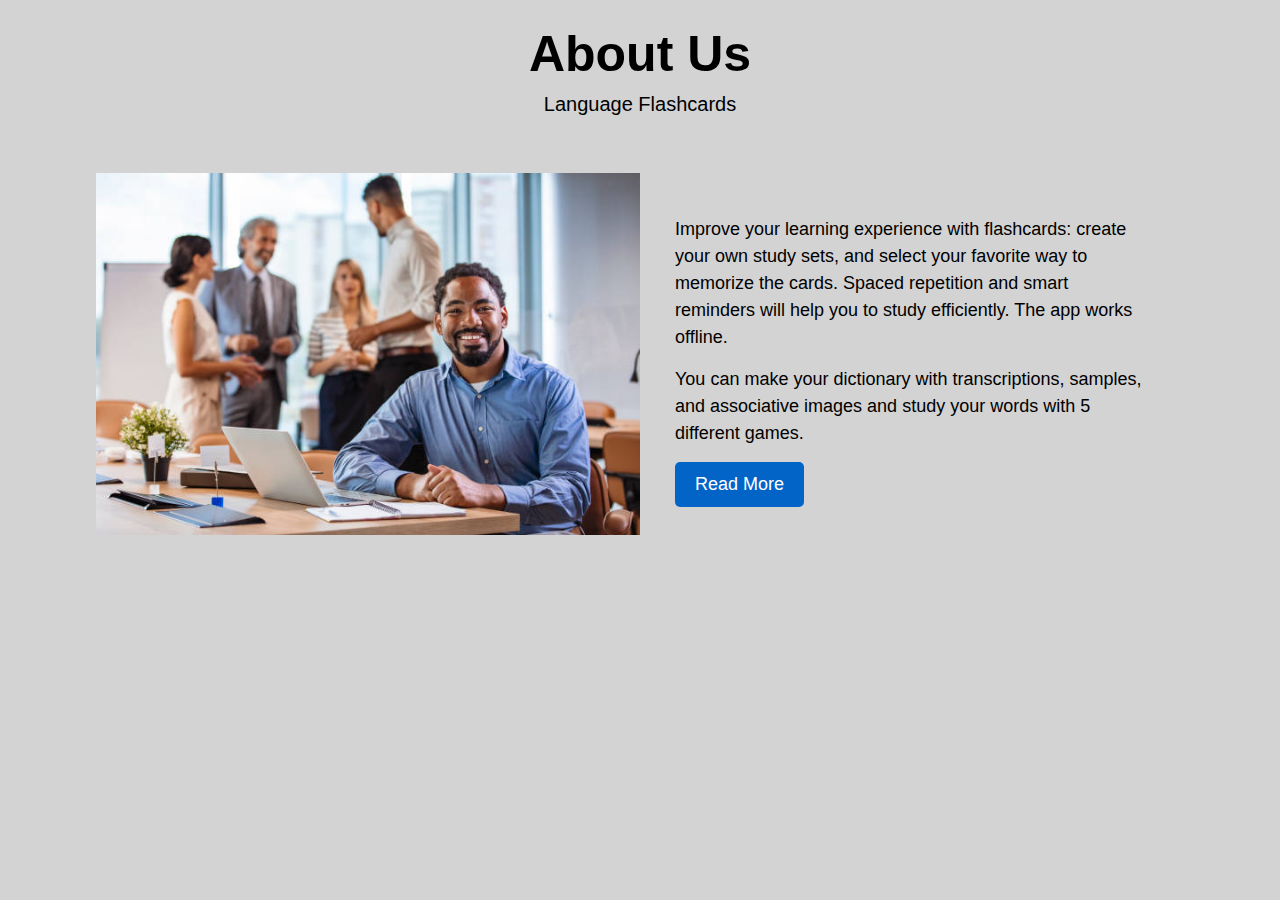
<file: aboutus.html>
<!DOCTYPE html>
<html>
<head>
    <title>About Us</title>
    <meta charset="utf-8">
    <meta name="viewport" content="width=device-width", initial-scale="1.0">
    <link rel="stylesheet" type="text/css" href="abc.css" media="all">
</head>

<div  class="heading">
    <h1> About Us</h1>
    <p>Language Flashcards</p>
</div>
<section class="about-us">
    <img src="about us photo.jpg">
    <div class="content">
        <!--<h2>Lorem ipsum dolor sit amet consectetur adipisicing elit. </h2>-->
        <p>Improve your learning experience with flashcards: create your own study sets, and select your favorite way to memorize the cards. Spaced repetition and smart reminders will help you to study efficiently. The app works offline.</p>

        <p>You can make your dictionary with transcriptions, samples, and associative images and study your words with 5 different games.</p>
            
        
        <button class="read-more-btn">Read More</button>
    </div>
</section>




</html>
</file>
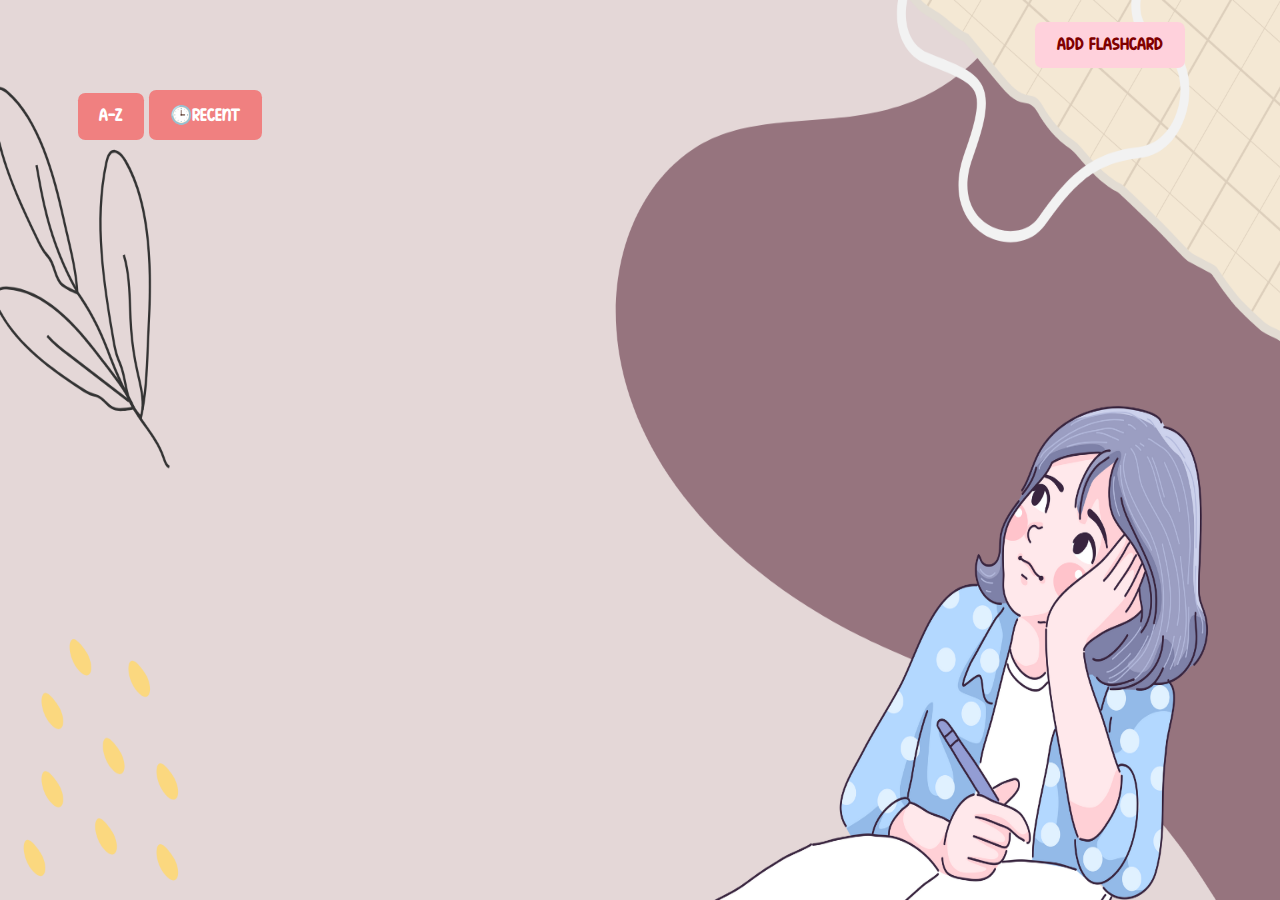
<file: flashcard.html>
<!DOCTYPE html>
<html lang="en">
<head>
  <meta name="viewport" content="width=device-width, initial-scale=1.0" />
  <title>Flashcard App</title>
  <!-- Font Awesome Icons -->
  <link rel="stylesheet" href="https://cdnjs.cloudflare.com/ajax/libs/font-awesome/6.1.2/css/all.min.css" />
  <!-- Google Fonts -->
  <link href="https://fonts.googleapis.com/css2?family=Poppins:wght@400;500;600&display=swap" rel="stylesheet" />
  <!-- Stylesheet -->
  <link rel="stylesheet" href="flashcard.css" />
</head>
<body>
  <div class="container">
    <div class="add-flashcard-con">
      <button id="add-flashcard">Add Flashcard</button>
       <!-- Add the rearrange button -->
    </div>
    <div class="rearrange">
      <button id="rearrange-button">A-Z</button>
      <button id="rearrange-by-time-button">🕒Recent</button>
    </div>
    
      
    
    <!-- Display Card of Question And Answers Here -->
    <div id="card-con">
      <div class="card-list-container"></div>
    </div>
  </div>

  <!-- Input form for users to fill question and answer -->
  <div class="question-container hide" id="add-question-card">
    <h2>Add Flashcard</h2>
    <div class="wrapper">
      <!-- Error message -->
      <div class="error-con">
        <span class="hide" id="error">Input fields cannot be empty!</span>
      </div>
      <!-- Close Button -->
      <i class="fa-solid fa-xmark" id="close-btn"></i>
    </div>

    <label for="question">Word:</label>
    <textarea class="input" id="question" placeholder="Type the question here..." rows="2"></textarea>
    <label for="answer">Meaning:</label>
    <textarea class="input" id="answer" rows="4" placeholder="Type the answer here..."></textarea>
    <button id="save-btn">Save</button>
  </div>
  <p></p>
  
  <!-- Script -->
  <script src="try.js"></script>
</body>
</html>
</file>
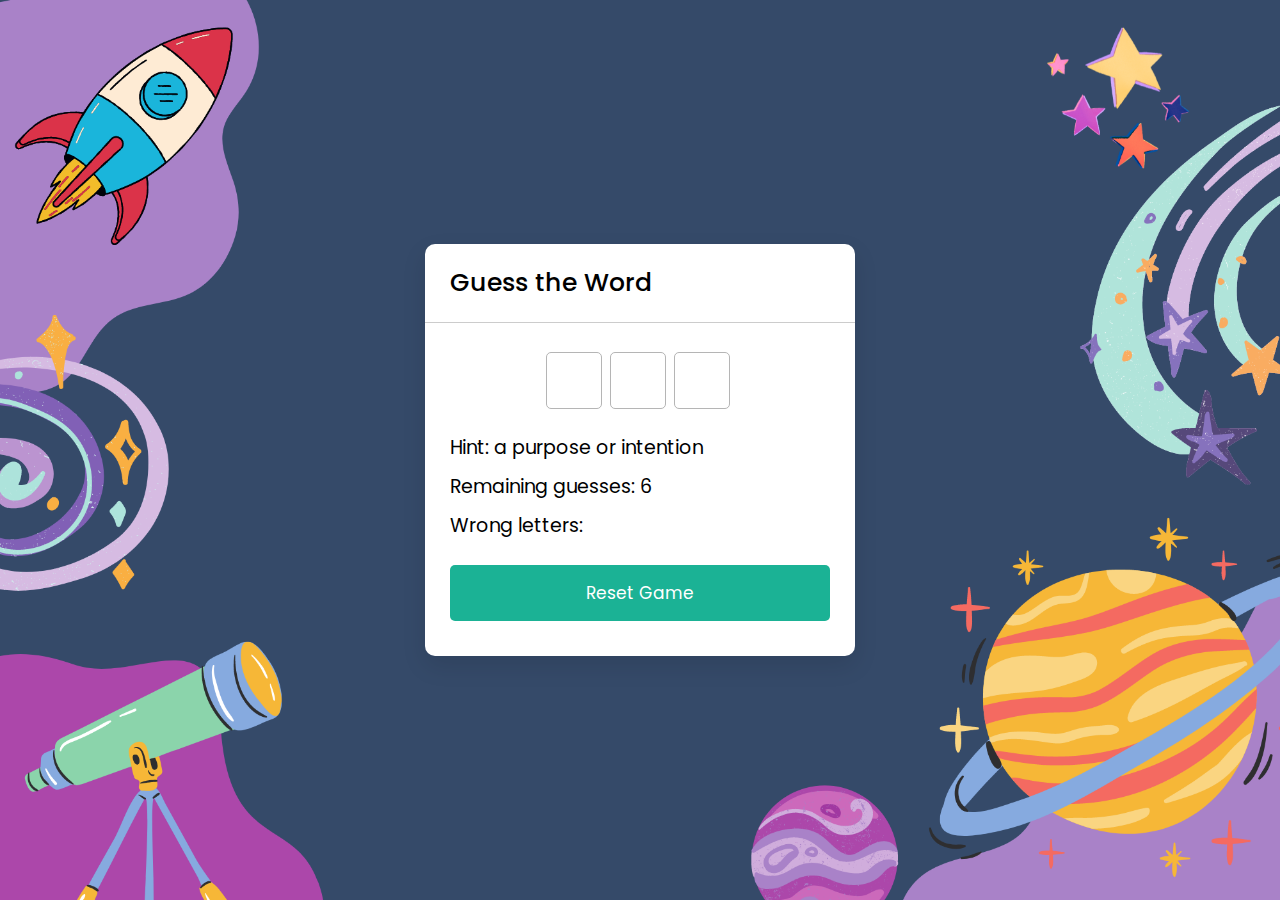
<file: guessword.html>
<!DOCTYPE html>

<html lang="en" dir="ltr">
  <head>
    <meta charset="utf-8">
    <title>Word Guessing Game JavaScript | CodingNepal</title>
    <link rel="stylesheet" href="guess.css">
    <meta name="viewport" content="width=device-width, initial-scale=1.0">
  </head>
  <body>
    <div class="wrapper">
      <h1>Guess the Word</h1>
      <div class="content">
        <input type="text" class="typing-input" maxlength="1">
        <div class="inputs"></div>
        <div class="details">
          <p class="hint">Hint: <span></span></p>
          <p class="guess-left">Remaining guesses: <span></span></p>
          <p class="wrong-letter">Wrong letters: <span></span></p>
        </div>
        <button class="reset-btn">Reset Game</button>
      </div>
    </div>

    <script src="word.js"></script>
    <script src="guess.js"></script>

  </body>
</html>
</file>
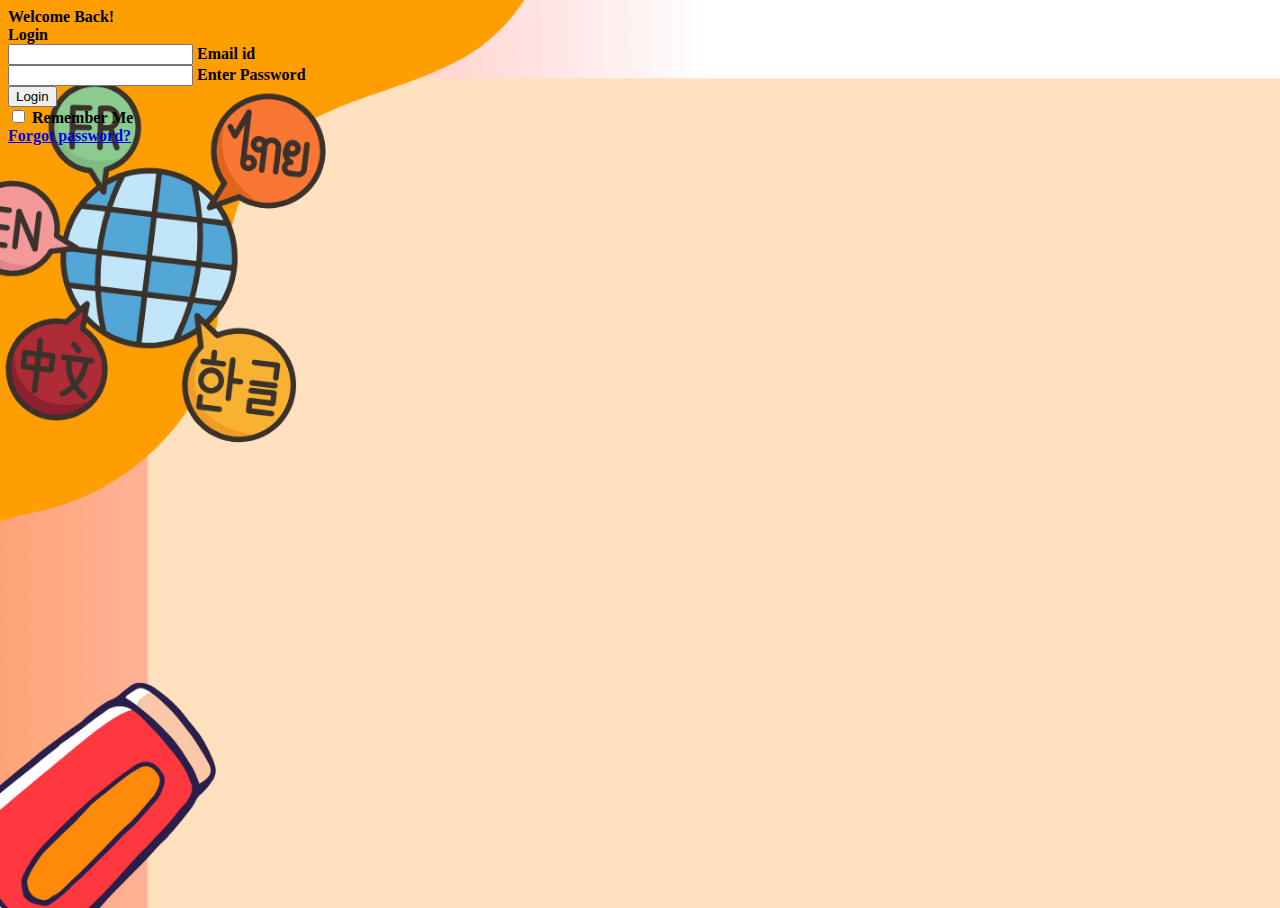
<file: login-index.html>
<!DOCTYPE html>
<html>
<head>
    <meta charset="UTF-8">
    <meta name="viewport" content="width=device-width, initial-scale=1.0">
    <link rel="stylesheet" href="style.css">
    <link href="https://cdn.jsdelivr.net/npm/bootstrap@5.0.2/dist/css/bootstrap.min.css" rel="stylesheet" integrity="sha384-EVSTQN3/azprG1Anm3QDgpJLIm9Nao0Yz1ztcQTwFspd3yD65VohhpuuCOmLASjC" crossorigin="anonymous">
    <title>Login</title>
</head>
<body>
  <div class="wrapper">
    <div class="container main">
        <div class="row">

          <div class="col-md-6 right">
                
            <div class="input-box">
               
               <header>Welcome Back! <br>
            Login
               </header>
                
               <div class="input-field">
                    <input type="email" class="input" id="email" required="">
                    <label for="pass">Email id</label>
                </div> 
                <div class="input-field">
                    <input type="text" class="input" id="password" required="" autocomplete="off">
                    <label for="password">Enter Password</label> 
                </div>
                
               <div class="input-field">
                    <input type="submit" class="submit" value="Login">
               </div> 

               

               <div class="bottom">
                <div class="left">
                    <input type="checkbox"  id="check">
                    <label for="check"> Remember Me</label>
                </div>
                <div class="right">
                    <label><a href="#">Forgot password?</a></label>
                </div>
            </div>
               
            </div>  
        </div>
            <div class="col-md-6 side-image">
                       
                <!-------------      image     ------------->
            
                
                
            </div>

            
        </div>
    </div>
</div>
</body>
</html>
</file>
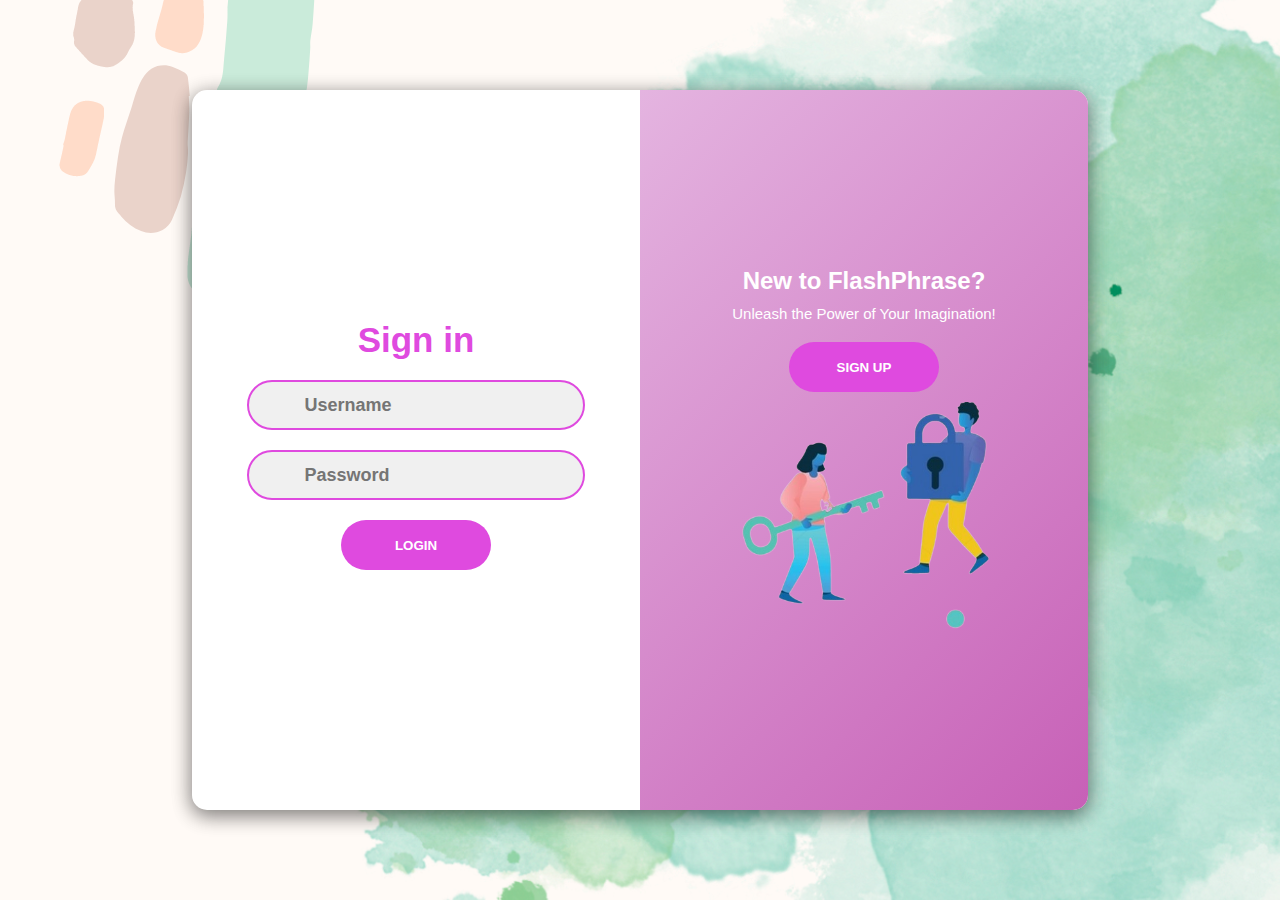
<file: signup.html>
<!DOCTYPE html>
<html lang="en">
<head>
    <meta charset="UTF-8">
    <meta http-equiv="X-UA-Compatible" content="IE=edge">
    <meta name="viewport" content="width=device-width, initial-scale=1.0">
    <link rel="stylesheet" href="https://pro.fontawesome.com/releases/v5.10.0/css/all.css" integrity="sha384-AYmEC3Yw5cVb3ZcuHtOA93w35dYTsvhLPVnYs9eStHfGJvOvKxVfELGroGkvsg+p" crossorigin="anonymous" />
    <link rel="stylesheet" href="sign.css">
    <title>signin-signup</title>
</head>
<body>
    <div class="container">
        <div class="panels-container">
            <div class="panel left-panel">
                <div class="content">
                    <h3>Member of FlashPhrase?</h3>
                    <p>Welcome Where Every Visitor Is Valued and Every Moment is Memorable!</p>
                    <button class="btn transparent" id="sign-in-btn">Sign in</button>
                </div>
                <img src="images/photo-removebg-preview.png" alt="" class="image">
            </div>
            <div class="panel right-panel">
                <div class="content">
                    <h3>New to FlashPhrase?</h3>
                    <p>Unleash the Power of Your Imagination!</p>
                    <button class="btn transparent" id="sign-up-btn">Sign up</button>
                </div>
                <img src="images/sign-up_photo-removebg-preview.png" alt="" class="image">
            </div>
        </div>

        <div class="signin-signup">
            <form action="#" class="sign-in-form">
                <h2 class="title">Sign in</h2>
                <div class="input-field">
                    <i class="fas fa-user"></i>
                    <input type="text" placeholder="Username" required>
                </div>
                <div class="input-field">
                    <i class="fas fa-lock"></i>
                    <input type="password" placeholder="Password" required>
                </div>
                <input type="submit" value="Login" class="btn solid">
                <p class="account-text">Don't have an account? <a href="#" class="sign-up-btn">Sign up</a></p>
            </form>

            <form action="#" class="sign-up-form">
                <h2 class="title">Sign up</h2>
                <div class="input-field">
                    <i class="fas fa-user"></i>
                    <input type="text" placeholder="Username" required>
                </div>
                <div class="input-field">
                    <i class="fas fa-envelope"></i>
                    <input type="email" placeholder="Email" required>
                </div>
                <div class="input-field">
                    <i class="fas fa-lock"></i>
                    <input type="password" placeholder="Password" required>
                </div>
                <input type="submit" value="Sign up" class="btn solid">
                <p class="social-text">Or Sign in with social platform</p> 
                <div class="social-media">
                    <a href="#" class="social-icon">
                        <i class="fab fa-facebook"></i>
                    </a>
                    <a href="#" class="social-icon">
                        <i class="fab fa-twitter"></i>
                    </a>
                    <a href="#" class="social-icon">
                        <i class="fab fa-google"></i>
                    </a>
                    <a href="#" class="social-icon">
                        <i class="fab fa-linkedin-in"></i>
                    </a>
                </div>
                <p class="account-text">Already have an account? <a href="#" class="sign-in-btn">Sign in</a></p>
            </form>
        </div>
    </div>
    <script src="app.js"></script>
</body>
</html>
</file>
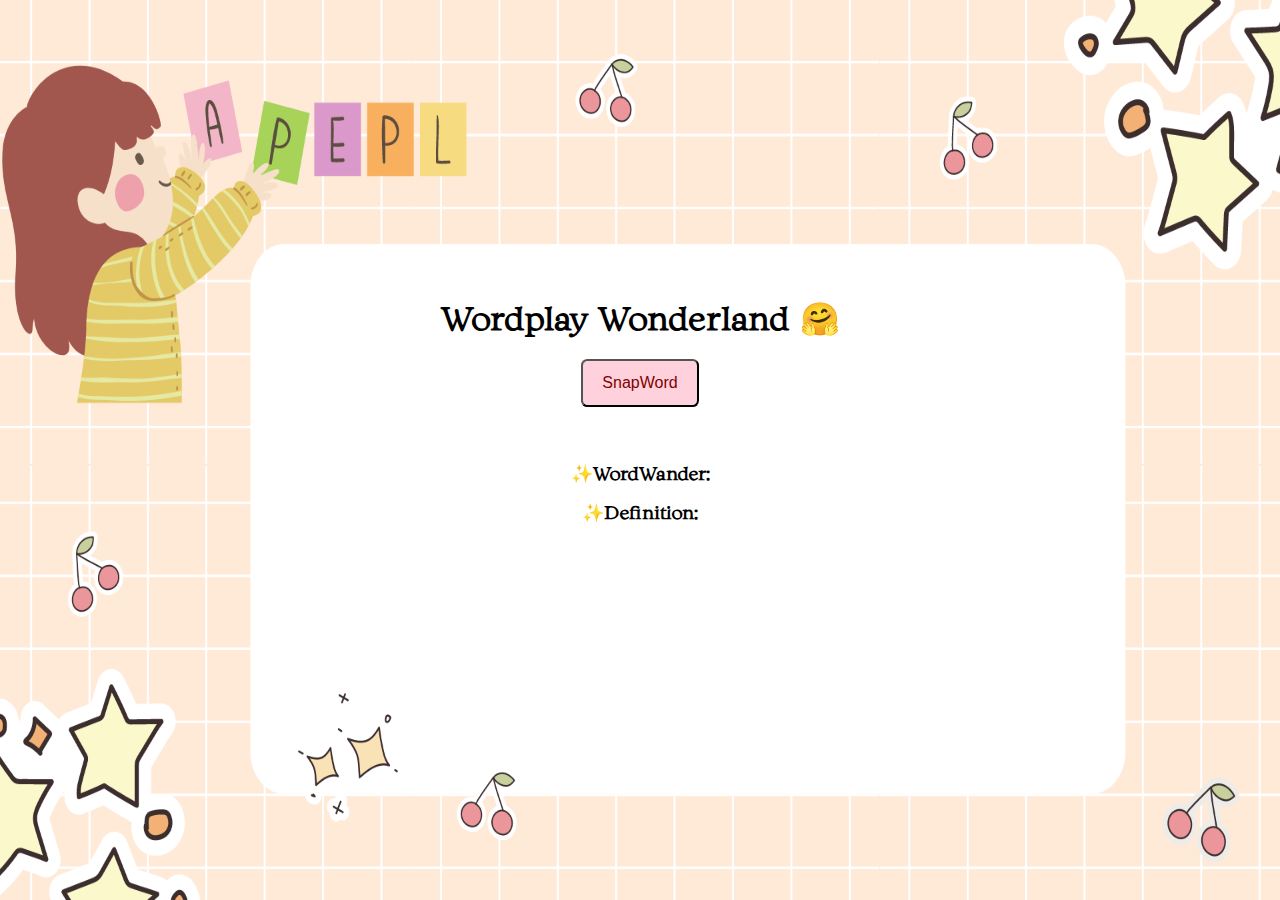
<file: try.html>
<!DOCTYPE html>
<html lang="en">
<head>
<meta charset="UTF-8">
<meta name="viewport" content="width=device-width, initial-scale=1.0">
<title>Random Word Fetcher</title>
<style>
    @font-face {
        font-family: 'myfont';
        src: url('/tritfont/trifont/Champagne\ Design\ -\ Tritone\ Regular.otf');
    }
    body{
        background-image: url(images/temp2.png);
        background-repeat: no-repeat;
        background-size: 100% 100vh;
        font-family: 'myfont';
        font-weight: bolder;
        
    }
    .box{
        margin-top: 300px;
        display:list-item;
       
    }
    .box p{
        max-width: 400px;
        font-size: large;
    }

    button{
    font-size: 1em;
    background-color: #FFD1DC;
    color:  #800000;
    padding: 0.8em 1.2em;
    font-weight: 500;
    border-radius: 0.4em;
        
    }
    @media screen and (max-width: 800px) {
    .box {
        margin-top: 700;
         
    }
    .box p{
        max-width: 400px;
    }
}

@media screen and (max-width: 450px) {
    body{
        background-image: url('images/Beige\ Brown\ Minimal\ Organic\ Creative\ Project\ Presentation.png');

    }
    .box {
        margin-top: 200px; 
        font-size:1rem;
    }
    button {
        font-size: 0.8em; 
        padding: 0.6em 1em; 
    }
}
</style>
<script>
    function fetchRandomWord() {
        fetch('https://random-word-api.herokuapp.com/word')
            .then(response => response.json())
            .then(data => {
                const randomWord = data[0];
                fetch(`https://api.dictionaryapi.dev/api/v2/entries/en/${randomWord}`)
                    .then(response => response.json())
                    .then(data => {
                        // Assuming the API returns a definition object
                        const definition = data[0].meanings[0].definitions[0].definition;
                        document.getElementById('random-word').innerText = randomWord;
                        document.getElementById('definition').innerText = definition;
                    })
                    .catch(error => {
                        console.error('Error fetching definition:', error);
                    });
            })
            .catch(error => {
                console.error('Error fetching random word:', error);
            });
    }
</script>
</head>
<body>
    <center><div class="box">
    <h1>Wordplay Wonderland 🤗</h1>
   <div class="gener">
    <button onclick="fetchRandomWord()">SnapWord</button>
   </div>
 <br><br>
    <p>✨WordWander: <span id="random-word"></span></p>
    <p>✨Definition: <span id="definition"></span></p>
</div>
</center>
</body>
</html>
</file>
<file: abc.css>
*{
    margin: 0px;
    padding: 0px;
    box-sizing: border-box;
    font-family: sans-serif;
}
body{
    background-color: lightgrey;
}
.heading{
    text-align: center;
    margin-top: 25px;
} 
.heading h1{
   font-size: 50px;
   color: black;
   margin-bottom: 10px; 
}
.heading p{
    font-size: 20px;
    color: black;
    margin-bottom: 50px; 
}
.about-us{
    display: flex;
    align-items: center;
    width: 85%;
    margin: auto;
}
.about-us img{
    flex: 0 50%;
    max-width: 50%;
    height: auto;
}
.content{
    padding: 35px;
}
.content h2{
    color: black;
    font-size: 24px;
    margin: 15px 0px;
}
.content p{
    color: black;
    font-size: 18px;
    line-height: 1.5;
    margin: 15px 0px;
}
.read-more-btn{
    display: inline-block;
    color: white;
    background-color: #0364c8;
    border: none;
    border-radius: 5px;
    padding: 12px 20px;
    font-size: 18px;
    cursor: pointer;
}
.read-more-btn":hover{
    background-color: blue;
}
@media(max-width: 768px){
    .about-us{
        flex-direction: column;
    }
    .about-us img{
        flex: 0 100%;
       max-width: 100%; 
    }
    .content{
        flex: 0 100%;
        max-width: 100%;
        padding: 15px;
    }
}
</file>
<file: flashcard.css>
@font-face {
  font-family: 'newfont';
  src: url('/sunday-morning/Sunday\ Morning.otf');
}

@font-face {
  font-family: 'showstyle';
  src: url('/TextFonts.net_hammerhead-typeface-industrial-condensed-font/Hammerhead/');
}


body{
    background-image: url(images/flashcardbg.png);
    background-size:100% 100vh;
    background-repeat:no-repeat;
   
}

* {
    padding: 0;
    margin: 0;
    box-sizing: border-box;
    font-family: "newfont", sans-serif;
    font-size:large;
  }
  
  .container {
    width: 90vw;
    max-width: 62.5em;
    position: relative;
    margin: auto;
    
  }
  .add-flashcard-con {
    display: flex;
    justify-content: flex-end;
    padding: 1.2em 1em;
  }
  button {
    border: none;
    outline: none;
    cursor: pointer;
  }
  .add-flashcard-con button {
    font-size: 1em;
    background-color: #FFD1DC;
    color:  #800000;
    padding: 0.8em 1.2em;
    font-weight: 500;
    border-radius: 0.4em;
  }
  .rearrange button{
    display:inline-flexbox;
    font-size: 1em;
    background-color: #F08080;
    color: #ffffff;
    padding: 0.8em 1.2em;
    font-weight: 500;
    border-radius: 0.4em;
    }
   
    .bytime button{
      font-size: 1em;
     display: flex;
    background-color:blue;
    color: #ffffff;
    padding: 0.8em 1.2em;
    font-weight: 500;
    border-radius: 0.4em;

    }
  #card-con {
    margin-top: 1em;
  }
  .question-container {
    width: 90vw;
    max-width: 34em;
    display: flex;
    flex-direction: column;
    justify-content: center;
    background-image: url(images/back.png);
    background-size:100% 100%;
    background-repeat: no-repeat;
    position: absolute;
    transform: translate(-50%, -50%);
    top: 50%;
    left: 50%;
    padding: 3em 2em;
    border-radius: 0.6em;
    box-shadow: 0 1em 2em rgba(28, 0, 80, 0.1);
  }
  .question-container h2 {
    font-size: 2.2em;
    color: #363d55;
    font-weight: 600;
    text-align: center;
    margin-bottom: 2em;
  }
  .wrapper {
    display: grid;
    grid-template-columns: 11fr 1fr;
    gap: 1em;
    margin-bottom: 1em;
  }
  .error-con {
    align-self: center;
  }
  #error {
    color: #ff5353;
    font-weight: 400;
  }
  .fa-xmark {
    font-size: 1.4em;
    background-color: #587ef4;
    height: 1.8em;
    width: 1.8em;
    display: grid;
    place-items: center;
    color: #ffffff;
    border-radius: 50%;
    cursor: pointer;
    justify-self: flex-end;
  }
  label {
    color: #363d55;
    font-weight: 600;
    margin-bottom: 0.3em;
  }
  textarea {
    width: 100%;
    padding: 0.7em 0.5em;
    border: 1px solid #d0d0d0;
    outline: none;
    color: #414a67;
    border-radius: 0.3em;
    resize: none;
  }
  textarea:not(:last-child) {
    margin-bottom: 1.2em;
  }
  textarea:focus {
    border-color: #363d55;
  }
  #save-btn {
    font-size: 1em;
    background-color: #587ef4;
    color: #ffffff;
    padding: 0.6em 0;
    border-radius: 0.3em;
    font-weight: 600;
  }
  .card-list-container {
    display: grid;
    padding: 0.2em;
    gap: 1.5em;
    grid-template-columns: 1fr 1fr 1fr;
  }
  .card {
    background-image: url(images/White\ Illustrative\ Creative\ Literature\ Project\ Presentation.png);
    background-size:cover ;
    background-repeat: no-repeat;
    box-shadow: 0 0.4em 1.2em rgba(28, 0, 80, 0.08);
    padding: 1.2em;
    border-radius: 0.4em;
  }
  
  .question-div,
  .answer-div {
    text-align: center;
  }
  .question-div {
    margin-top: 1.5em;
    margin-bottom: 0.5em;
    font-weight: 500;
    color: #363d55;
  }
  .answer-div {
    margin-top: 1em;
    font-weight: 400;
    color: #414a67;
  }
  .show-hide-btn {
    display: block;
    font-family: 'showstyle';
    background-color: #96a7da;
    color: #ffffff;
    text-decoration: none;
    text-align: center;
    padding: 0.6em 0;
    border-radius: 0.8em;
  }
  .buttons-con {
    display: flex;
    justify-content: flex-end;
  }
  .edit,
  .delete {
    background-color: transparent;
    padding: 0.5em;
    font-size: 1.2em;
  }
  .edit {
    color: #587ef4;
  }
  .delete {
    color: #ff5353;
  }
  .hide {
    display: none;
  }
  @media screen and (max-width: 800px) {
    .card-list-container {
      grid-template-columns: 1fr 1fr;
      gap: 0.8em;
    }
  }
  @media screen and (max-width: 450px) {
    body {
      font-size: 14px;
    }
    .card-list-container {
      grid-template-columns: 1fr;
      gap: 1.2em;
    }
  }
</file>
<file: guess.css>
/* Import Google font - Poppins */
@import url('https://fonts.googleapis.com/css2?family=Poppins:wght@400;500;600&display=swap');
*{
  margin: 0;
  padding: 0;
  box-sizing: border-box;
  font-family: 'Poppins', sans-serif;
}
body{
  display: flex;
  padding: 0 10px;
  min-height: 100vh;
  align-items: center;
  justify-content: center;
  background-image: url(images/set2.png);
  background-size:cover;
}
.wrapper{
  width: 430px;
  background: #fff;
  border-radius: 10px;
  box-shadow: 0 10px 25px rgba(0,0,0,0.1);
}
.wrapper h1{
  font-size: 25px;
  font-weight: 500;
  padding: 20px 25px;
  border-bottom: 1px solid #ccc;
}
.wrapper .content{
  margin: 25px 25px 35px;
}
.content .inputs{
  display: flex;
  flex-wrap: wrap;
  justify-content: center;
}
.inputs input{
  height: 57px;
  width: 56px;
  margin: 4px;
  font-size: 24px;
  font-weight: 500;
  color: #1ba98c;
  text-align: center;
  border-radius: 5px;
  background: none;
  pointer-events: none;
  text-transform: uppercase;
  border: 1px solid #B5B5B5;
}
.typing-input {
  opacity: 0;
  z-index: -999;
  position: absolute;
  pointer-events: none;
}
.inputs input:first-child{
  margin-left: 0px;
}
.content .details{
  margin: 20px 0 25px;
}
.details p{
  font-size: 19px;
  margin-bottom: 10px;
}
.content .reset-btn{
  width: 100%;
  border: none;
  cursor: pointer;
  color: #fff;
  outline: none;
  padding: 15px 0;
  font-size: 17px;
  border-radius: 5px;
  background: #1BB295;
  transition: all 0.3s ease;
}
.content .reset-btn:hover{
  background: #18a589;
}

@media screen and (max-width: 460px) {
  .wrapper {
    width: 100%;
  }
  .wrapper h1{
    font-size: 22px;
    padding: 16px 20px;
  }
  .wrapper .content{
    margin: 25px 20px 35px;
  }
  .inputs input{
    height: 51px;
    width: 50px;
    margin: 3px;
    font-size: 22px;
  }
  .details p{
    font-size: 17px;
  }
  .content .reset-btn{
    padding: 14px 0;
    font-size: 16px;
  }
}
</file>
<file: style.css>
.madimi-one-regular {
	font-family: "Madimi One", sans-serif;
	font-weight: 400;
	font-style: normal;
  }
.acme-regular {
	font-family: "Acme", sans-serif;
	font-weight: 400;
	font-style: normal;
  }
  
  
html, body, #home {
	height: 100%;
	overflow-x: hidden;
}

body {
	background: url(images/check.png);
	background-attachment: fixed;
	font-family:"Madimi One";
	letter-spacing:3%;
	font-size:medium;
	font-weight: bold;
    background-repeat:no-repeat;
    background-size:200vh;
}


nav.navbar-transparent {
	padding: 15px 0px;
	background: rgba(0,0,0,0.6);
	font-family: Cambria, Cochin, Georgia, Times, 'Times New Roman', serif;
}

.navbar-light .navbar-nav .nav-link {
	color: #FCCFCE;
}

.navbar-light .navbar-nav .nav-link:hover {
	color: #9bf0e1;
}

.navbar-light .navbar-toggler {
    color:#DF6077;
    border-color:#DF6077;
}

.divider {
	width: 1px;
	background: white;
	margin: 12px 15px;
}


.cover {
	text-align: center;
}

.btn-custom {
	color: white;
	border-radius: 500px;
	-webkit-border-radius: 500px;
    -moz-border-radius: 500px;
    text-transform: uppercase;
    transition: background 0.4s, color 0.4s;
    padding: 10px 20px;
}

.btn-purple {
	background:#DF6077;
}

.btn-purple:hover {
	background:lightpink;
	color: purple;
}

.btn-white {
	border: 2px solid white;
}

.btn-white:hover {
	background-color: white;
	color: black;
}

.carousel-control-next, .carousel-control-prev {
	width: 5%;
}


.box {
	padding-top: 20px;
	padding-bottom: 20px;
	font-family:'Segoe UI', Tahoma, Geneva, Verdana, sans-serif;
}

#services {
	background:#FFE5B4;
}

#features {
	color: #DF6077;
    font-size: 20px;
    font-weight: bolder;
}

#services h2, h3 {
	color:#1F2833;
}

#features h2 {
	color: white;
}

#features h3 {
	color: #9bf0e1;
}

.albums {
	padding: 10px 0;
}

 #user .container {
	padding-top:2px;
	width: 100%;
	min-height: 100vh;
	background:none;
	display:flex;
	align-items: center;
	flex-wrap: wrap;
	gap: 25px;
	
  }
  
  .drop {
	font-family:Cambria, Cochin, Georgia, Times, 'Times New Roman', serif;
	position: relative;
	width: 350px;
	height: 350px;
	display: flex;
	justify-content: center;
	align-items: center;
	box-shadow: inset 20px 20px 20px rgba(0, 0, 0, 0.05),
	  25px 35px 20px rgba(0, 0, 0, 0.05),
	  25px 30px 30px rgba(0, 0, 0, 0.05),
	  inset -20px -20px 25px rgba(255, 255, 255, 0.9);
	transition: 0.5s ease-in-out;
  }
  
  .drop:nth-child(1) {
	border-radius: 49% 51% 70% 30% / 30% 30% 70% 70%;
  }
  
  .drop:nth-child(2) {
	border-radius: 49% 51% 41% 59% / 52% 30% 70% 48%;
  }
  
  .drop:nth-child(3) {
	border-radius: 76% 24% 40% 60% / 40% 69% 31% 60%;
  }
  
  .drop:hover {
	border-radius: 50%;
  }
  
  .drop::before {
	content: '';
	position: absolute;
	top: 60px;
	left: 85px;
	width: 35px;
	height: 35px;
	background: #fff;
	border-radius: 50%;
	opacity: 0.5;
  }
  
  .drop::after {
	content: '';
	position: absolute;
	top: 100px;
	left: 110px;
	width: 15px;
	height: 15px;
	background: #fff;
	border-radius: 50%;
	opacity: 0.7;
  }
  
  .drop .content {
	display: flex;
	flex-direction: column;
	justify-content: center;
	align-items: center;
	gap: 25px;
	text-align: center;
	padding-inline: 50px;
  }
  
  .drop .content h2 {
	position: relative;
	width: 80px;
	height: 80px;
	
	border-radius: 50%;
	
	display: flex;
	justify-content: center;
	align-items: center;
	font-size: 2rem;
	color: var(--color);
  }
  
  .drop .content a {
	position: relative;
	padding: 10px 25px;
	background: var(--color);
	color: #fff;
	border-radius: 25px;
	font-weight: 500;
	text-decoration: none;
	text-shadow: 0 2px 2px rgba(0, 0, 0, 0.25);
	opacity: 0.75;
	transition: 0.5s;
  }
  
  .drop .content a:hover {
	cursor: pointer;
	opacity: 1;
  }
  .drop .content a::before {
	content: '';
	position: absolute;
	top: 5px;
	left: 50%;
	transform: translateX(-50%);
	width: 25%;
	height: 5px;
	background: rgba(255, 255, 255, 0.5);
	border-radius: 5px;
	transition: 0.5s;
  }
  .drop .content a:hover::before {
	transform: translateX(-50%) translateY(28px);
	width: 65%;
  }
  span.emoji {
	font-size: 80px;
	vertical-align: middle;
	line-height: 2; 
  }
  

/* Footer
-----------------------------*/
footer {
	background: #000;
	padding: 50px 0px 20px 0px;
	position: relative;
}

footer h4 {
	color: #919496;
	font-size: 0.8em;
	text-transform: uppercase;
}

footer .navbar-nav a {
	color: white;
	font-size: 0.8em;
}

footer .navbar-nav a:hover {
	color: #9bf0e1;
	text-decoration: none;
}

footer ul {
	list-style: none;
}

footer ul li {
	float: right;
	margin: 0 5px;
}

/* Typography
-----------------------------*/
h1 {
	font-weight: 900;
	letter-spacing: -0.05em;
	margin-bottom: 50px;
	color:black;
}

h2 {
	font-size: 3em;
	font-weight: 700;
	letter-spacing: -0.04em;
}

h3 {
	font-size: 2em;
	font-weight: 700;
	letter-spacing: -0.04em;
}

/* Extra small devices (portrait phones, less than 576px)*/
@media (max-width: 575.98px) {
	body{
		background-image: url(images/Beige\ Brown\ Minimal\ Organic\ Creative\ Project\ Presentation.png);
	}
	.container .box{
		display:list-item;
	}
	.btn-custom {
		margin: 10px 15px;
		font-size: 1em;
	}
}

/* Small devices (landscape phones, 576px and up) */
@media (min-width: 576px) and (max-width: 767.98px) {
	h1 {
		font-size: 3em;
	}
	.btn-custom {
		margin: 10px 15px;
	}
}

/* Medium devices (tablets, 768px and up)*/
@media (min-width: 768px) and (max-width: 991.98px) {
	h1 {
		font-size: 4em;
	}
}

/* Large devices (desktops, 992px and up)*/
@media (min-width: 992px) and (max-width: 1199.98px) {
	h1 {
		font-size: 5em;
	}
}

/* Extra large devices (large desktops, 1200px and up)*/
@media (min-width: 1200px) {
	h1 {
		font-size: 6em;
	}
}
</file>
<file: sign.css>
* {
    margin: 0;
    padding: 0;
    box-sizing: border-box;
    font-family: 'Poppins', sans-serif;
    
}
body {
    display: flex;
    align-items: center;
    justify-content: center;
    min-height: 100vh;
    background-image: url(images/Beige\ Brown\ Minimal\ Organic\ Creative\ Project\ Presentation.png);
}
.container {
    position: relative;
    width: 70vw;
    height: 80vh;
    background: #fff;
    border-radius: 15px;
    box-shadow: 0 4px 20px 0 rgba(0, 0, 0, 0.3), 0 6px 20px 0 rgba(0, 0, 0, 0.3);
    overflow: hidden;
}
.container::before {
    content: "";
    position: absolute;
    top: 0;
    left: -50%;
    width: 100%;
    height: 100%;
    background: linear-gradient(-45deg, #bc40a7, #e4b4e0);
    z-index: 6;
    transform: translateX(100%);
    transition: 1s ease-in-out;
}
.signin-signup {
    position: absolute;
    top: 0;
    left: 0;
    width: 100%;
    height: 100%;
    display: flex;
    align-items: center;
    justify-content: space-around;
    z-index: 5;
}
form {
    display: flex;
    align-items: center;
    justify-content: center;
    flex-direction: column;
    width: 40%;
    min-width: 238px;
    padding: 0 10px;
}
form.sign-in-form {
    opacity: 1;
    transition: 0.5s ease-in-out;
    transition-delay: 1s;
}
form.sign-up-form {
    opacity: 0;
    transition: 0.5s ease-in-out;
    transition-delay: 1s;
}
.title {
    font-size: 35px;
    color: #df4adf;
    margin-bottom: 10px;
}
.input-field {
    width: 100%;
    height: 50px;
    background: #f0f0f0;
    margin: 10px 0;
    border: 2px solid #df4adf;
    border-radius: 50px;
    display: flex;
    align-items: center;
}
.input-field i {
    flex: 1;
    text-align: center;
    color: #666;
    font-size: 18px;
}
.input-field input {
    flex: 5;
    background: none;
    border: none;
    outline: none;
    width: 100%;
    font-size: 18px;
    font-weight: 600;
    color: #444;
}
.btn {
    width: 150px;
    height: 50px;
    border: none;
    border-radius: 50px;
    background: #df4adf;
    color: #fff;
    font-weight: 600;
    margin: 10px 0;
    text-transform: uppercase;
    cursor: pointer;
}
.btn:hover {
    background: #c03cc0;
}
.social-text {
    margin: 10px 0;
    font-size: 16px;
}
.social-media {
    display: flex;
    justify-content: center;
}
.social-icon {
    height: 45px;
    width: 45px;
    display: flex;
    align-items: center;
    justify-content: center;
    color: #444;
    border: 1px solid #444;
    border-radius: 50px;
    margin: 0 5px;
}
a {
    text-decoration: none;
}
.social-icon:hover {
    color: #df4adf;
    border-color: #df4adf;
}
.panels-container {
    position: absolute;
    top: 0;
    left: 0;
    width: 100%;
    height: 100%;
    display: flex;
    align-items: center;
    justify-content: space-around;
}
.panel {
    display: flex;
    flex-direction: column;
    align-items: center;
    justify-content: space-around;
    width: 35%;
    min-width: 238px;
    padding: 0 10px;
    text-align: center;
    z-index: 6;
}
.left-panel {
    pointer-events: none;
}
.content {
    color: #fff;
    transition: 1.1s ease-in-out;
    transition-delay: 0.5s;
}
.panel h3 {
    font-size: 24px;
    font-weight: 600;
}
.panel p {
    font-size: 15px;
    padding: 10px 0;
}
.image {
    width: 100%;
    transition: 1.1s ease-in-out;
    transition-delay: 0.4s;
}
.left-panel .image,
.left-panel .content {
    transform: translateX(-200%);
}
.right-panel .image,
.right-panel .content {
    transform: translateX(0);
}
.account-text {
    display: none;
}
/*Animation*/
.container.sign-up-mode::before {
    transform: translateX(0);
}
.container.sign-up-mode .right-panel .image,
.container.sign-up-mode .right-panel .content {
    transform: translateX(200%);
}
.container.sign-up-mode .left-panel .image,
.container.sign-up-mode .left-panel .content {
    transform: translateX(0);
}
.container.sign-up-mode form.sign-in-form {
    opacity: 0;
}
.container.sign-up-mode form.sign-up-form {
    opacity: 1;
}
.container.sign-up-mode .right-panel {
    pointer-events: none;
}
.container.sign-up-mode .left-panel {
    pointer-events: all;
}
/*Responsive*/
@media (max-width:779px) {
    .container {
        width: 100vw;
        height: 100vh;
    }
}
@media (max-width:635px) {
    .container::before {
        display: none;
    }
    form {
        width: 80%;
    }
    form.sign-up-form {
        display: none;
    }
    .container.sign-up-mode2 form.sign-up-form {
        display: flex;
        opacity: 1;
    }
    .container.sign-up-mode2 form.sign-in-form {
        display: none;
    }
    .panels-container {
        display: none;
    }
    .account-text {
        display: initial;
        margin-top: 30px;
    }
}
@media (max-width:320px) {
    form {
        width: 90%;
    }
}
</file>
